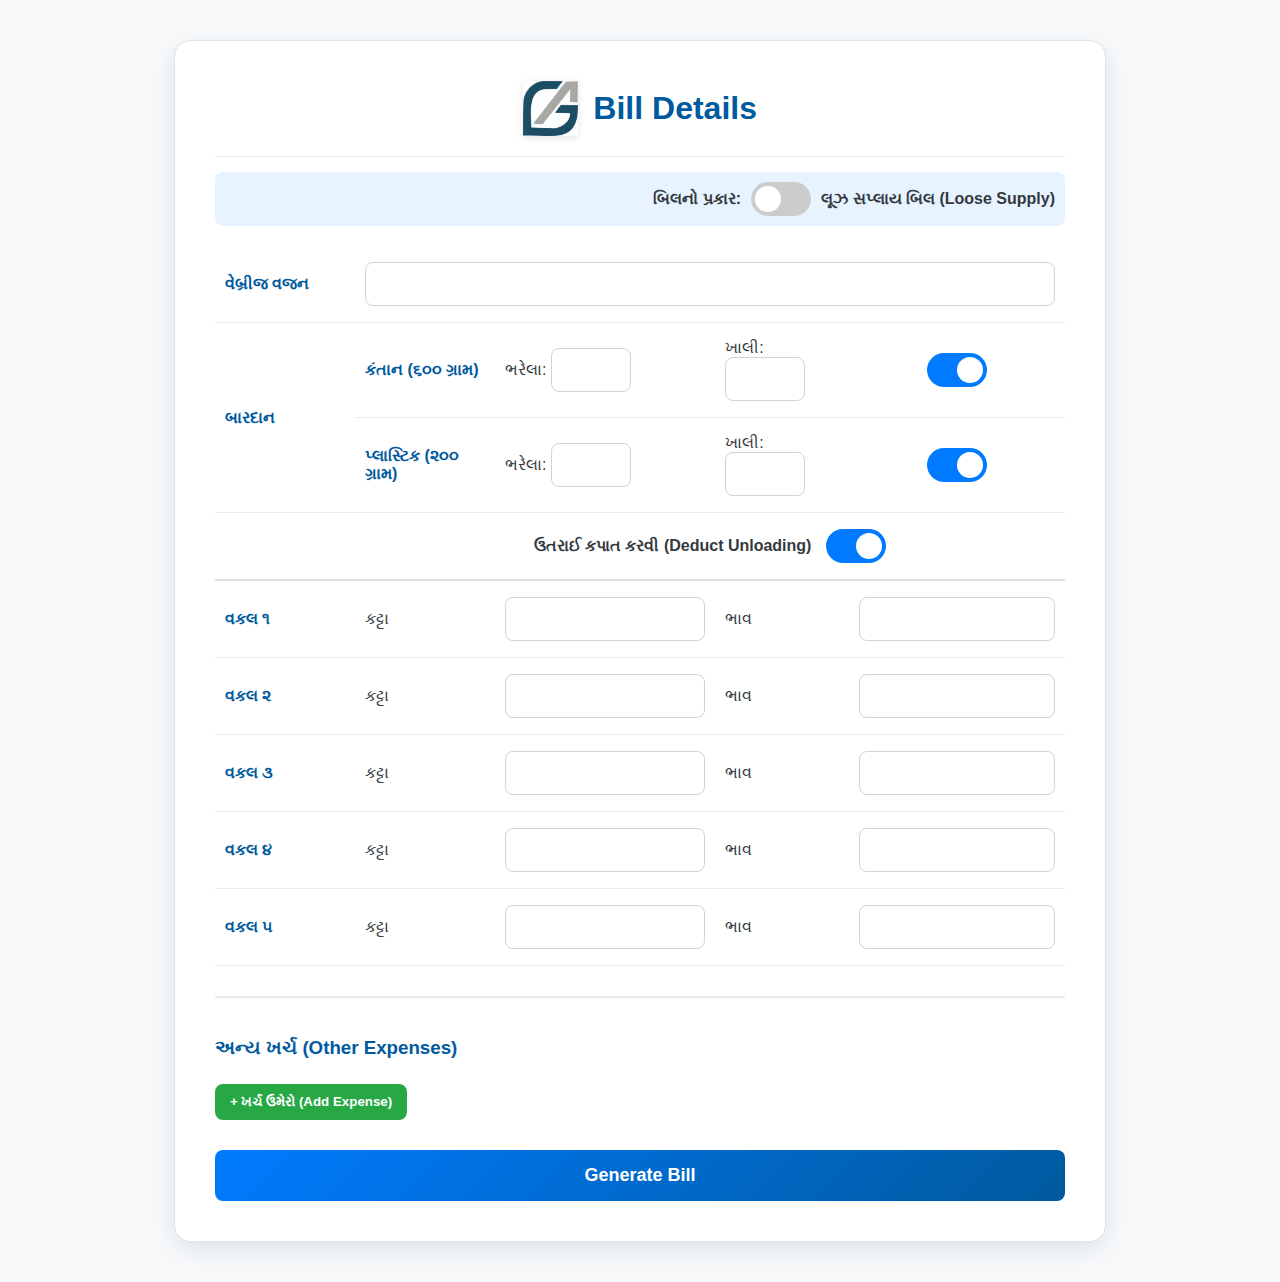
<file: index.html>
<!DOCTYPE html>
<html lang="en">
  <head>
    <meta charset="UTF-8" />
    <meta name="viewport" content="width=device-width, initial-scale=1.0" />
    <title>Estimate Input Form</title>
    <script src="bill.js"></script>
    <link rel="stylesheet" href="html.css" />
  </head>
  <body>
    <div class="container">
      <div class="header">
        <img src="IMG-20250716-WA0121.jpg" alt="Company Logo" class="logo" />
        <h1>Bill Details</h1>
      </div>

      <form id="estimateForm" onsubmit="collectData(); return false;">
        <div class="master-toggle-container">
          <strong>બિલનો પ્રકાર:</strong>
          <label class="switch">
            <input type="checkbox" id="loose_supply_toggle" name="is_loose_supply" />
            <span class="slider"></span>
          </label>
          <strong>લૂઝ સપ્લાય બિલ (Loose Supply)</strong>
        </div>

        <table>
          <tbody>
            <tr>
              <td><strong>વેબ્રીજ વજન</strong></td>
              <td colspan="4">
                <input type="number" name="weighbridge_weight" required />
              </td>
            </tr>
          </tbody>

          <tbody id="loose_supply_section" style="display: none">
            <tr>
              <td><strong>ભાવ (Price)</strong></td>
              <td colspan="4">
                <input type="number" name="loose_price" id="loose_price_input" />
              </td>
            </tr>
          </tbody>

          <tbody id="bag_supply_section">
            <tr>
              <td rowspan="2"><strong>બારદાન</strong></td>
              <td style="font-weight: bold; color: #005a9e">કંતાન (૬૦૦ ગ્રામ)</td>
              <td>ભરેલા: <input type="number" name="bharela_600" style="width: 80px" /></td>
              <td>ખાલી: <input type="number" name="khali_600" style="width: 80px" /></td>
              <td class="toggle-cell-container">
                <label class="switch">
                  <input type="checkbox" name="deduct_kantan" checked />
                  <span class="slider"></span>
                </label>
              </td>
            </tr>
            <tr>
              <td style="font-weight: bold; color: #005a9e">પ્લાસ્ટિક (૨૦૦ ગ્રામ)</td>
              <td>ભરેલા: <input type="number" name="bharela_200" style="width: 80px" /></td>
              <td>ખાલી: <input type="number" name="khali_200" style="width: 80px" /></td>
              <td class="toggle-cell-container">
                <label class="switch">
                  <input type="checkbox" name="deduct_plastic" checked />
                  <span class="slider"></span>
                </label>
              </td>
            </tr>
          </tbody>

          <tbody>
            <tr>
              <td style="border-bottom: 2px solid #dee2e6"></td>
              <td colspan="4" class="checkbox-cell" style="border-bottom: 2px solid #dee2e6">
                <div class="toggle-container">
                  <strong>ઉતરાઈ કપાત કરવી (Deduct Unloading)</strong>
                  <label class="switch">
                    <input type="checkbox" name="deduct_utrai" checked />
                    <span class="slider"></span>
                  </label>
                </div>
              </td>
            </tr>
          </tbody>

          <tbody id="vakal_section">
            <tr>
              <td><strong>વકલ ૧</strong></td>
              <td>કટ્ટા</td>
              <td><input type="number" name="vakal_1_katta" /></td>
              <td>ભાવ</td>
              <td><input type="number" name="vakal_1_bhav" /></td>
            </tr>
            <tr>
              <td><strong>વકલ ૨</strong></td>
              <td>કટ્ટા</td>
              <td><input type="number" name="vakal_2_katta" /></td>
              <td>ભાવ</td>
              <td><input type="number" name="vakal_2_bhav" /></td>
            </tr>
            <tr>
              <td><strong>વકલ ૩</strong></td>
              <td>કટ્ટા</td>
              <td><input type="number" name="vakal_3_katta" /></td>
              <td>ભાવ</td>
              <td><input type="number" name="vakal_3_bhav" /></td>
            </tr>
            <tr>
              <td><strong>વકલ ૪</strong></td>
              <td>કટ્ટા</td>
              <td><input type="number" name="vakal_4_katta" /></td>
              <td>ભાવ</td>
              <td><input type="number" name="vakal_4_bhav" /></td>
            </tr>
            <tr>
              <td><strong>વકલ ૫</strong></td>
              <td>કટ્ટા</td>
              <td><input type="number" name="vakal_5_katta" /></td>
              <td>ભાવ</td>
              <td><input type="number" name="vakal_5_bhav" /></td>
            </tr>
          </tbody>
        </table>

        <div class="expense-section">
          <h3>અન્ય ખર્ચ (Other Expenses)</h3>
          <div id="expense_list"></div>
          <button type="button" class="add-expense-btn" onclick="addExpense()">+ ખર્ચ ઉમેરો (Add Expense)</button>
        </div>

        <button type="submit">Generate Bill</button>
      </form>
    </div>

    <script>
      document.addEventListener("DOMContentLoaded", function () {
        addExpense(); // Start with one empty expense row
      });
      document.getElementById("loose_supply_toggle").addEventListener("change", function (event) {
        const isLoose = event.target.checked;
        const looseSection = document.getElementById("loose_supply_section");
        const bagSection = document.getElementById("bag_supply_section");
        const vakalSection = document.getElementById("vakal_section");
        const loosePriceInput = document.getElementById("loose_price_input");
        looseSection.style.display = isLoose ? "table-row-group" : "none";
        bagSection.style.display = isLoose ? "none" : "table-row-group";
        vakalSection.style.display = isLoose ? "none" : "table-row-group";
        loosePriceInput.required = isLoose;
      });
    </script>
  </body>
</html>
</file>
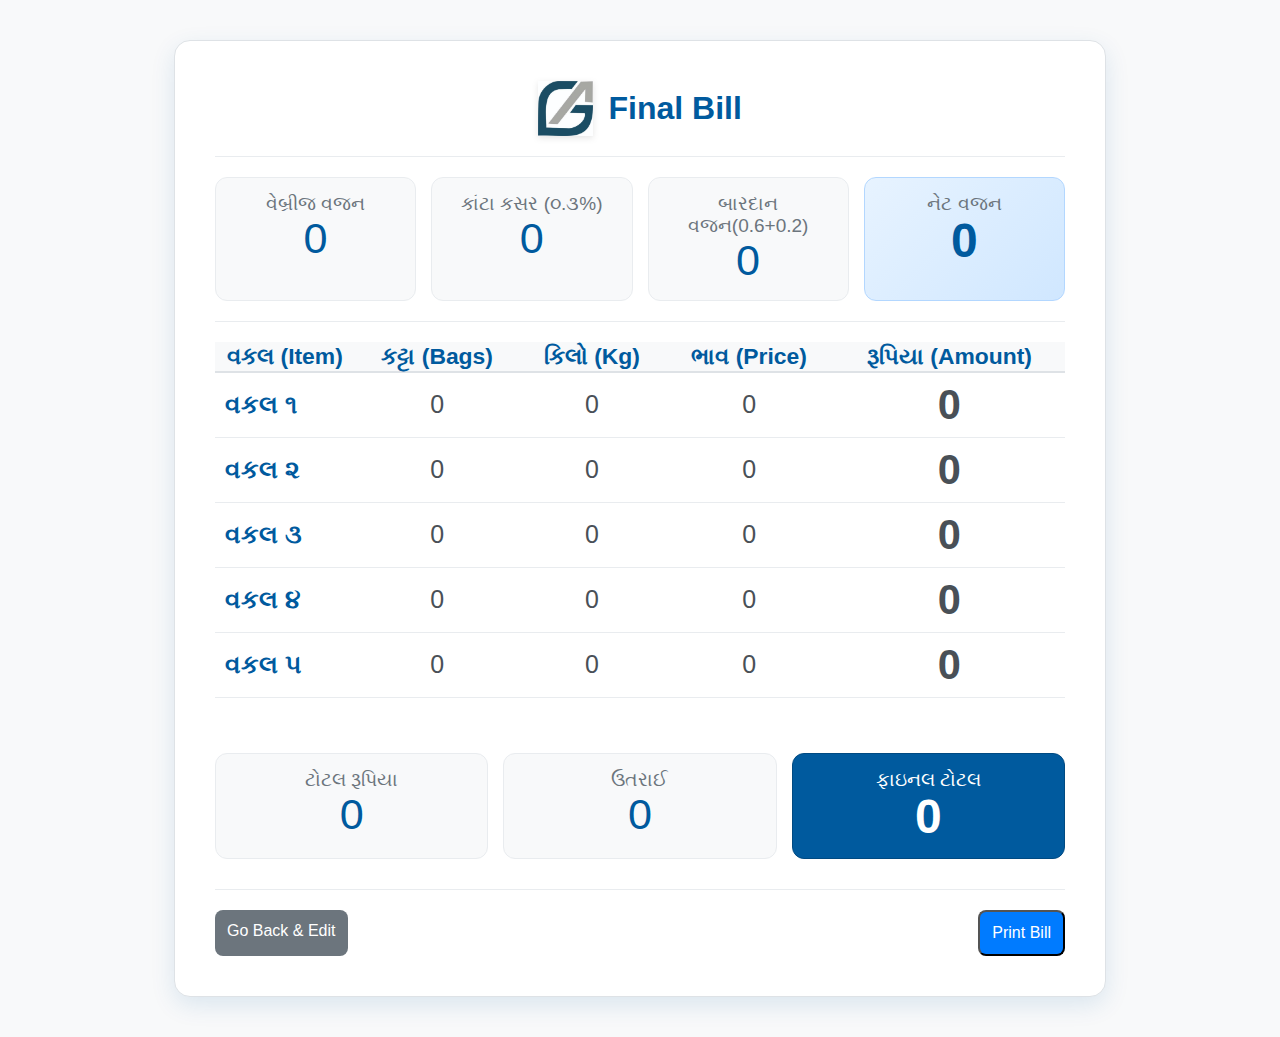
<file: final.html>
<!DOCTYPE html>
<html lang="en">
  <head>
    <meta charset="UTF-8" />
    <meta name="viewport" content="width=device-width, initial-scale=1.0" />
    <title>Final Bill</title>
    <script src="bill.js"></script>
    <link rel="stylesheet" href="html.css" />
  </head>
  <body>
    <div class="container" id="container-original">
      <div class="print-header">
        <h2 class="bill-name">Ganesh Agri Industries</h2>
        <p class="bill-num">Mo: 7080904510</p>
      </div>
      <div class="header">
        <img src="IMG-20250716-WA0121.jpg" alt="Company Logo" class="logo" />
        <h1>Final Bill</h1>
      </div>
      <div class="bill-date" id="display_date"></div>

      <div class="print-only-details">
        <div class="detail-line">
          <span class="detail-label-enter">નામ :</span>
          <span class="detail-value-line"></span>
          <span class="detail-label-enter">ગાડી નં :</span>
          <span class="detail-value-line"></span>
        </div>
      </div>
      <div class="print-only-details">
        <div class="detail-line">
          <span class="detail-label-enter">ગામ :</span>
          <span class="detail-value-line"></span>
          <span class="detail-label-enter">દલાલ :</span>
          <span class="detail-value-line"></span>
        </div>
      </div>

      <div class="details-grid">
        <div class="detail-item">
          <span class="detail-label">વેબ્રીજ વજન</span>
          <span class="detail-value" id="display_weighbridge_weight">0</span>
        </div>
        <div class="detail-item">
          <span class="detail-label">કાંટા કસર (૦.૩%)</span>
          <span class="detail-value" id="display_kasar">0</span>
        </div>
        <div class="detail-item" id="bardan_box">
          <span class="detail-label">બારદાન વજન(0.6+0.2)</span>
          <span class="detail-value" id="display_bardan_weight">0</span>
        </div>
        <div class="detail-item summary-item">
          <span class="detail-label">નેટ વજન</span>
          <span style="font-weight: bolder; font-size: 3em" class="detail-value" id="display_net_weight">0</span>
        </div>
      </div>

      <table class="final-bill-table">
        <thead>
          <tr>
            <th>વકલ <span class="print-hide">(Item)</span></th>
            <th>કટ્ટા <span class="print-hide">(Bags)</span></th>
            <th>કિલો <span class="print-hide">(Kg)</span></th>
            <th>ભાવ <span class="print-hide">(Price)</span></th>
            <th>રૂપિયા <span class="print-hide">(Amount)</span></th>
          </tr>
        </thead>
        <tbody>
          <tr id="vakal_row_1">
            <td>વકલ ૧</td>
            <td id="display_vakal_1_katta">0</td>
            <td id="display_vakal_1_kilo">0</td>
            <td id="display_vakal_1_bhav">0</td>
            <td style="font-weight: bolder; font-size: 2em" id="display_vakal_1_amount">0</td>
          </tr>
          <tr id="vakal_row_2" class="optional-vakal">
            <td>વકલ ૨</td>
            <td id="display_vakal_2_katta">0</td>
            <td id="display_vakal_2_kilo">0</td>
            <td id="display_vakal_2_bhav">0</td>
            <td style="font-weight: bolder; font-size: 2em" id="display_vakal_2_amount">0</td>
          </tr>
          <tr id="vakal_row_3" class="optional-vakal">
            <td>વકલ ૩</td>
            <td id="display_vakal_3_katta">0</td>
            <td id="display_vakal_3_kilo">0</td>
            <td id="display_vakal_3_bhav">0</td>
            <td style="font-weight: bolder; font-size: 2em" id="display_vakal_3_amount">0</td>
          </tr>
          <tr id="vakal_row_4" class="optional-vakal">
            <td>વકલ ૪</td>
            <td id="display_vakal_4_katta">0</td>
            <td id="display_vakal_4_kilo">0</td>
            <td id="display_vakal_4_bhav">0</td>
            <td style="font-weight: bolder; font-size: 2em" id="display_vakal_4_amount">0</td>
          </tr>
          <tr id="vakal_row_5" class="optional-vakal">
            <td>વકલ ૫</td>
            <td id="display_vakal_5_katta">0</td>
            <td id="display_vakal_5_kilo">0</td>
            <td id="display_vakal_5_bhav">0</td>
            <td style="font-weight: bolder; font-size: 2em" id="display_vakal_5_amount">0</td>
          </tr>
        </tbody>
      </table>

      <div class="match-status">
        <span id="display_match_message"></span>
      </div>

      <div class="totals-grid">
        <div class="detail-item">
          <span class="detail-label">ટોટલ રૂપિયા</span>
          <span class="detail-value" id="display_total_amount">0</span>
        </div>
        <div class="detail-item" id="utrai_box">
          <span class="detail-label">ઉતરાઈ</span>
          <span class="detail-value" id="display_utrai">0</span>
        </div>
        <div class="final-total-box-container" id="final_total_box_container">
          <div class="detail-item final-total-box">
            <span class="detail-label">ફાઇનલ ટોટલ</span>
            <span style="font-weight: bolder; font-size: 3em" class="detail-value" id="display_final_total">0</span>
          </div>
        </div>
      </div>

      <div class="button-container">
        <a href="index.html" class="button back-button">Go Back & Edit</a>
        <button onclick="window.print()" class="button" id="printButton">Print Bill</button>
      </div>
    </div>
    <div class="container print-copy" id="container-copy"></div>
  </body>
</html>
</file>
<file: html.css>
/* --- Blue & White Professional Theme --- */

/* General Body and Font Styling */
body {
  font-family: -apple-system, BlinkMacSystemFont, "Segoe UI", Roboto, Oxygen, Ubuntu, Cantarell, "Open Sans",
    "Helvetica Neue", sans-serif;
  background-color: #f8f9fa;
  color: #343a40;
  margin: 0;
  padding: 20px;
}

/* Main Container Card */
.container {
  max-width: 850px;
  margin: 20px auto;
  padding: 40px;
  background-color: #ffffff;
  border-radius: 16px;
  box-shadow: 0 8px 25px rgba(0, 90, 158, 0.12);
  border: 1px solid #dee2e6;
  position: relative;
  overflow: hidden;
}

/* --- Watermark Style --- */
.container::before {
  content: "";
  background-image: url("IMG-20250716-WA0121.jpg");
  background-repeat: no-repeat;
  background-position: center;
  background-size: 55%;
  position: absolute;
  top: 50%;
  left: 50%;
  transform: translate(-50%, -50%);
  opacity: 0.06;
  z-index: 0;
  pointer-events: none;
}

/* This ensures all content stays above the watermark */
.header,
.print-header,
form,
.details-grid,
.final-bill-table,
.totals-grid,
.button-container,
.bill-date,
.print-only-details,
.print-signature,
.master-toggle-container,
.match-status {
  position: relative;
  z-index: 1;
}

/* --- Header with Logo --- */
.header {
  display: flex;
  align-items: center;
  justify-content: center;
  gap: 15px;
  margin-bottom: 15px;
  padding-bottom: 20px;
  border-bottom: 1px solid #e9ecef;
}

.logo {
  height: 55px;
  width: auto;
  filter: drop-shadow(0 2px 3px rgba(0, 0, 0, 0.1));
}

h1 {
  color: #005a9e;
  margin: 0;
  font-weight: 700;
}

/* --- Master Toggle Style --- */
.master-toggle-container {
  display: flex;
  justify-content: flex-end;
  align-items: center;
  gap: 10px;
  font-weight: bold;
  padding: 10px;
  background-color: #e7f3ff;
  border-radius: 8px;
  margin-bottom: 20px;
}

/* --- Hide Print Header on Screen --- */
.print-header {
  display: none;
}

/* --- Date Display Style for Screen View --- */
.bill-date {
  text-align: right;
  font-size: 1.4em;
  font-weight: 700;
  color: #343a40;
  margin-bottom: 20px;
}

/* --- Hide the print-only details on the SCREEN view --- */
.print-only-details {
  display: none;
}

/* --- Input Form Table Styling --- */
table {
  width: 100%;
  border-collapse: collapse;
  margin-top: 20px;
}

table td {
  padding: 16px 10px;
  border: none;
  border-bottom: 1px solid #e9ecef;
  vertical-align: middle;
}

table td:first-child {
  font-weight: 600;
  color: #005a9e;
  width: 120px;
}

/* Input Field Styling */
input[type="number"],
input[type="text"],
input[type="date"] {
  width: 100%;
  padding: 12px;
  border: 1px solid #ced4da;
  border-radius: 8px;
  font-size: 16px;
  color: #495057;
  transition: all 0.3s ease;
  box-sizing: border-box;
}

input[type="number"]::-webkit-outer-spin-button,
input[type="number"]::-webkit-inner-spin-button {
  -webkit-appearance: none;
  margin: 0;
}
input[type="number"] {
  -moz-appearance: textfield;
}

input[type="number"]:focus,
input[type="text"]:focus,
input[type="date"]:focus {
  border-color: #007bff;
  box-shadow: 0 0 8px rgba(0, 123, 255, 0.2);
  outline: none;
}

/* --- REFINED 4-BOX LAYOUT STYLES --- */
.details-grid {
  display: grid;
  grid-template-columns: repeat(auto-fit, minmax(150px, 1fr));
  gap: 15px;
  margin-bottom: 20px;
  padding-bottom: 20px;
  border-bottom: 1px solid #e9ecef;
}

.detail-item {
  background-color: #f8f9fa;
  padding: 15px;
  border-radius: 12px;
  text-align: center;
  border: 1px solid #e9ecef;
}

.detail-label {
  font-size: 19px;
  color: #6c757d;
  margin: auto;
  display: block;
  font-weight: 500;
  text-transform: capitalize;
}
.detail-label-enter {
  font-size: 1.7em;
  color: #6c757d;
  margin: auto;
  display: block;
  font-weight: bold;
  text-transform: capitalize;
}

.detail-value {
  font-size: 2.7em;
  font-weight: 500;
  color: #005a9e;
  line-height: 1.1;
}

.summary-item {
  background: linear-gradient(135deg, #e7f3ff, #d0e7ff);
  border: 1px solid #b3d7ff;
}
.summary-item .detail-value {
  font-size: 2.3em;
}

/* --- Final Bill Items Table --- */
.final-bill-table {
  text-align: center;
}

.final-bill-table th {
  background-color: #f8f9fa;
  color: #005a9e;
  font-weight: 600;
  padding: 1px 10px;
  margin: auto;
  border-bottom: 2px solid #dee2e6;
  font-size: 1.1em;
}

.final-bill-table td {
  font-weight: 500;
  color: #495057;
  font-size: 1.2em;
  padding: 8px 10px;
  vertical-align: middle;
}

.final-bill-table td:first-child {
  text-align: left;
  color: #005a9e;
  font-weight: bold;
}

.final-bill-table {
  font-weight: bold;
  font-size: 1.3em;
}

/* --- CORRECTED Box Layout for Totals --- */
.totals-grid {
  display: grid;
  /* This makes it flexible, just like the top boxes */
  grid-template-columns: repeat(auto-fit, minmax(150px, 1fr));
  gap: 15px;
  margin-top: 20px;
}
.final-total-box {
  background: #005a9e;
  border-color: #004a82;
}
.final-total-box .detail-label,
.final-total-box .detail-value {
  color: white;
}
.match-status {
  text-align: center;
  font-weight: bold;
  padding: 10px;
  margin-top: 15px;
}

/* --- New Expense Section Styles --- */
.expense-section {
  margin-top: 30px;
  padding-top: 20px;
  border-top: 2px solid #e9ecef;
}
.expense-section h3 {
  color: #005a9e;
  margin-bottom: 15px;
}
.expense-row {
  display: flex;
  gap: 10px;
  align-items: center;
  margin-bottom: 10px;
}
.expense-row input[type="text"] {
  flex: 2;
}
.expense-row input[type="number"] {
  flex: 1;
}
.remove-expense-btn,
.add-expense-btn {
  font-family: -apple-system, BlinkMacSystemFont, "Segoe UI", Roboto, Oxygen, Ubuntu, Cantarell, "Open Sans",
    "Helvetica Neue", sans-serif;
  padding: 10px 15px;
  border: none;
  border-radius: 8px;
  cursor: pointer;
  font-weight: bold;
  transition: all 0.3s ease;
}
.remove-expense-btn {
  background-color: #dc3545;
  color: white;
}
.add-expense-btn {
  background-color: #28a745;
  color: white;
  margin-top: 10px;
}

/* --- Button Styles --- */
button[type="submit"] {
  display: block;
  width: 100%;
  padding: 15px;
  background: linear-gradient(135deg, #007bff, #005a9e);
  color: white;
  border: none;
  border-radius: 8px;
  font-size: 18px;
  font-weight: bold;
  cursor: pointer;
  margin-top: 30px;
}

.button-container {
  display: flex;
  justify-content: space-between;
  gap: 15px;
  margin-top: 30px;
  padding-top: 20px;
  border-top: 1px solid #e9ecef;
}

.button-container .button {
  text-align: center;
  text-decoration: none;
  font-size: 16px;
  padding: 12px;
  background: #007bff;
  border-radius: 8px;
  color: white;
}

.button-container .back-button {
  background: #6c757d;
}

.print-copy {
  display: none;
}

/* --- Responsive Adjustments --- */
@media (max-width: 600px) {
  body {
    padding: 10px;
  }
  .container {
    padding: 20px;
  }
  h1 {
    font-size: 1.5em;
  }
  .logo {
    height: 40px;
  }
  .details-grid {
    grid-template-columns: 1fr 1fr;
  }
}

/* --- PRINT STYLES --- */
@media print {
  @page {
    size: A4;
    margin: 0.5cm;
  }
  body {
    background-color: #ffffff;
    font-family: serif;
    font-size: 8pt;
    color: #000000;
    margin: 0;
    padding: 0;
  }
  .button-container,
  .match-status,
  .logo,
  .header,
  .master-toggle-container,
  .print-hide {
    display: none;
  }
  .container {
    width: 100%;
    height: 48%;
    box-shadow: none;
    border: 1px solid #aaa;
    padding: 0.4cm;
    margin: 0 0 2% 0;
    page-break-inside: avoid;
    box-sizing: border-box;
    overflow: hidden;
  }
  .print-copy {
    display: block !important;
    margin: 0;
  }
  .container::before {
    display: none;
  }
  .detail-value,
  .detail-label,
  h1,
  .final-bill-table td,
  .final-bill-table th,
  .bill-label,
  .bill-value {
    color: #000000 !important;
  }
  .print-header {
    display: block;
    text-align: center;
    margin-bottom: 1px;
    padding-bottom: 1px;
    border-bottom: 1px solid #ccc;
    font-size: 6pt;
  }

  .bill-date {
    position: absolute;
    top: 10px;
    right: 7.5%;
    font-size: 20pt;
    font-weight: bold;
    margin: 0;
  }

  .bill-name {
    font-size: 15pt;
    font-weight: bold;
    margin: auto;
  }
  .bill-num {
    font-size: 10pt;
    font-weight: bold;
    margin: auto;
  }

  .print-only-details {
    display: block !important;
    margin: 5px 0;
  }
  .detail-line {
    display: flex;
    align-items: center;
    font-size: 9pt;
  }
  .detail-line .detail-label {
    font-weight: bold;
    margin: 0 8px;
    display: inline-block;
    font-size: 9pt;
  }
  .detail-value-line {
    flex-grow: 1;
    border-bottom: 1px solid #000;
    height: 1.2em;
  }

  #container-original::after {
    content: "Original";
    position: absolute;
    top: 8px;
    right: 8px;
    border: 1px solid #000;
    padding: 2px 4px;
    font-size: 7pt;
    font-weight: bold;
  }
  #container-copy::after {
    content: "Duplicate";
    position: absolute;
    top: 8px;
    right: 8px;
    border: 1px solid #000;
    padding: 2px 4px;
    font-size: 7pt;
    font-weight: bold;
  }

  .details-grid,
  .totals-grid {
    gap: 5px;
    margin-bottom: 5px;
    padding-bottom: 5px;
  }
  .detail-item,
  .summary-item,
  .final-total-box {
    background: transparent !important;
    border: 1px solid #ccc;
    padding: 4px;
  }

  .final-bill-table th {
    padding: 0 10px;
    font-size: 15pt;
  }
  .final-bill-table td {
    padding: 1px 10px;
    font-size: 15pt;
  }
}

/* --- STYLES FOR TOGGLE SWITCHES --- */
.checkbox-cell {
  text-align: center;
}
.toggle-container {
  display: inline-flex;
  align-items: center;
  gap: 15px;
  font-size: 16px;
  font-weight: bold;
}
.toggle-cell-container {
  text-align: center;
  vertical-align: middle;
}
.switch {
  position: relative;
  display: inline-block;
  width: 60px;
  height: 34px;
}
.switch input {
  opacity: 0;
  width: 0;
  height: 0;
}
.slider {
  position: absolute;
  cursor: pointer;
  top: 0;
  left: 0;
  right: 0;
  bottom: 0;
  background-color: #ccc;
  transition: 0.4s;
  border-radius: 34px;
}
.slider:before {
  position: absolute;
  content: "";
  height: 26px;
  width: 26px;
  left: 4px;
  bottom: 4px;
  background-color: white;
  transition: 0.4s;
  border-radius: 50%;
}
input:checked + .slider {
  background-color: #007bff;
}
input:focus + .slider {
  box-shadow: 0 0 1px #007bff;
}
input:checked + .slider:before {
  transform: translateX(26px);
}
</file>
